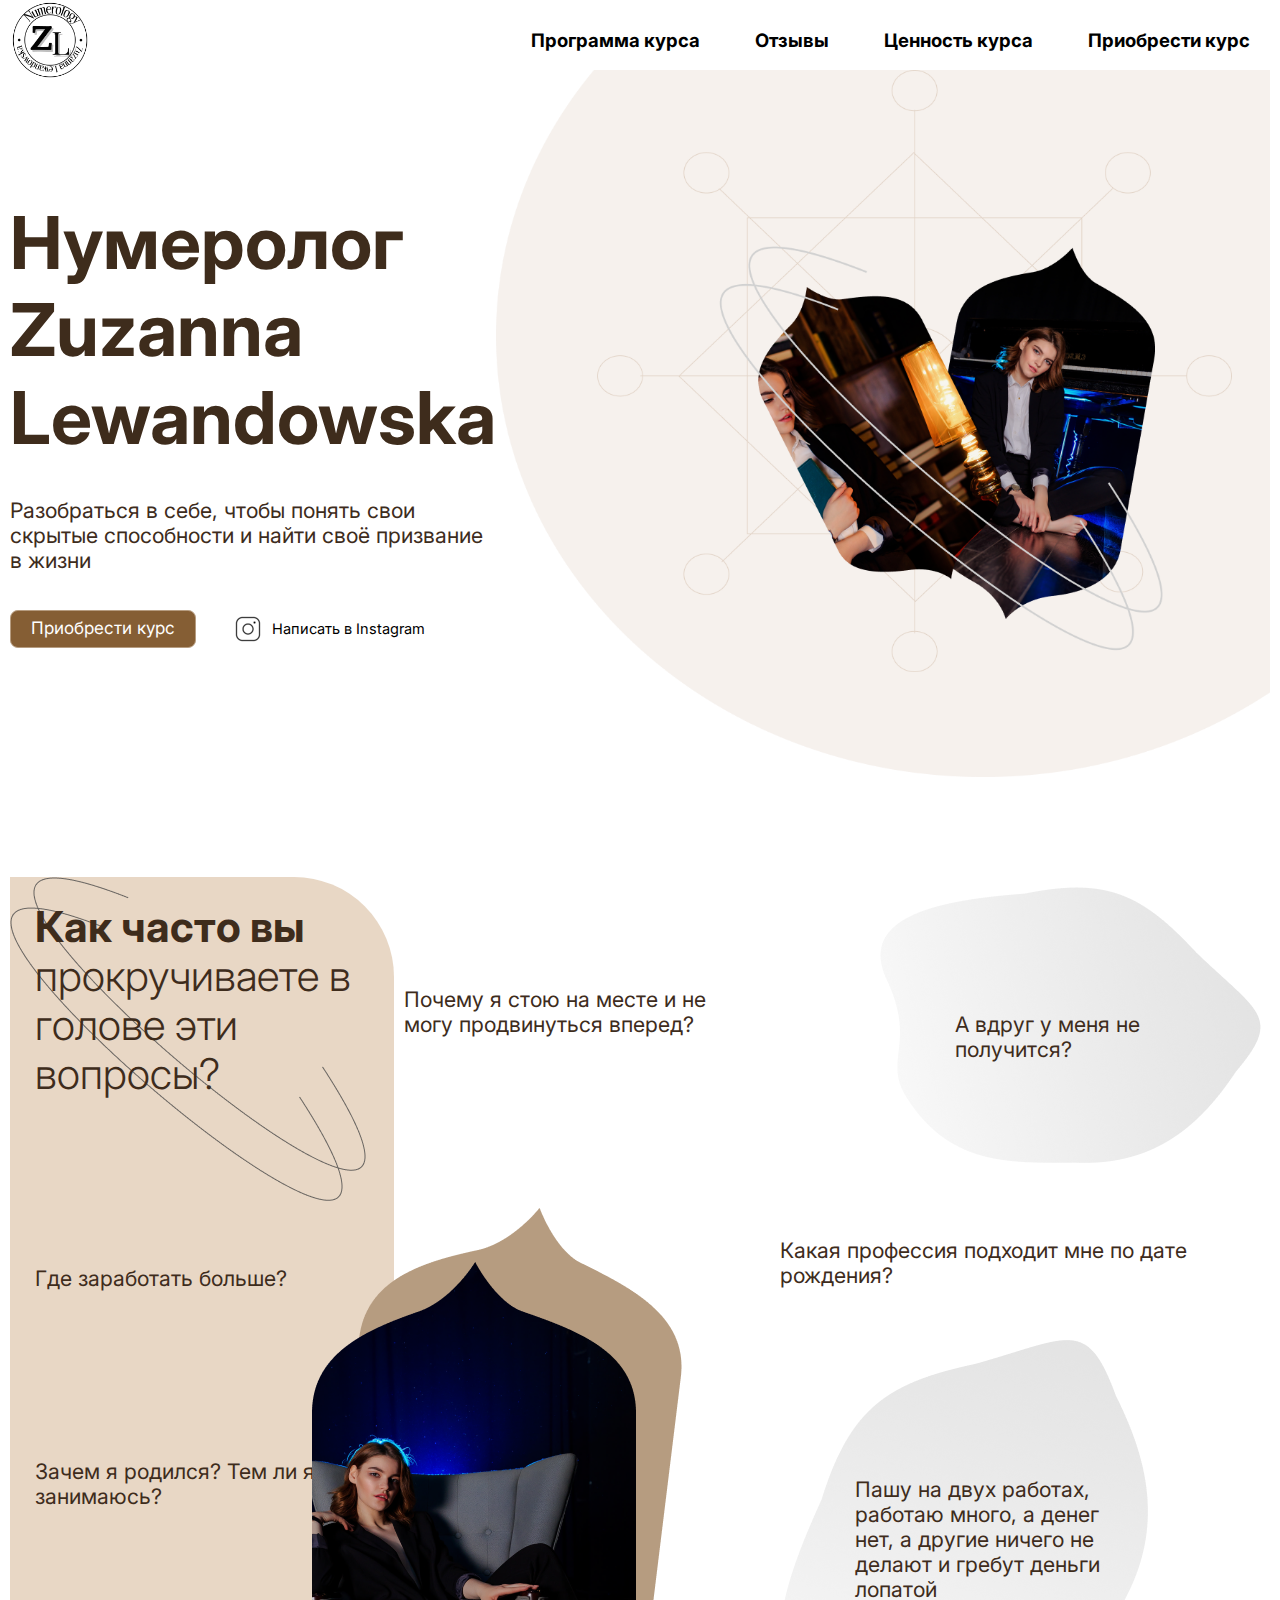
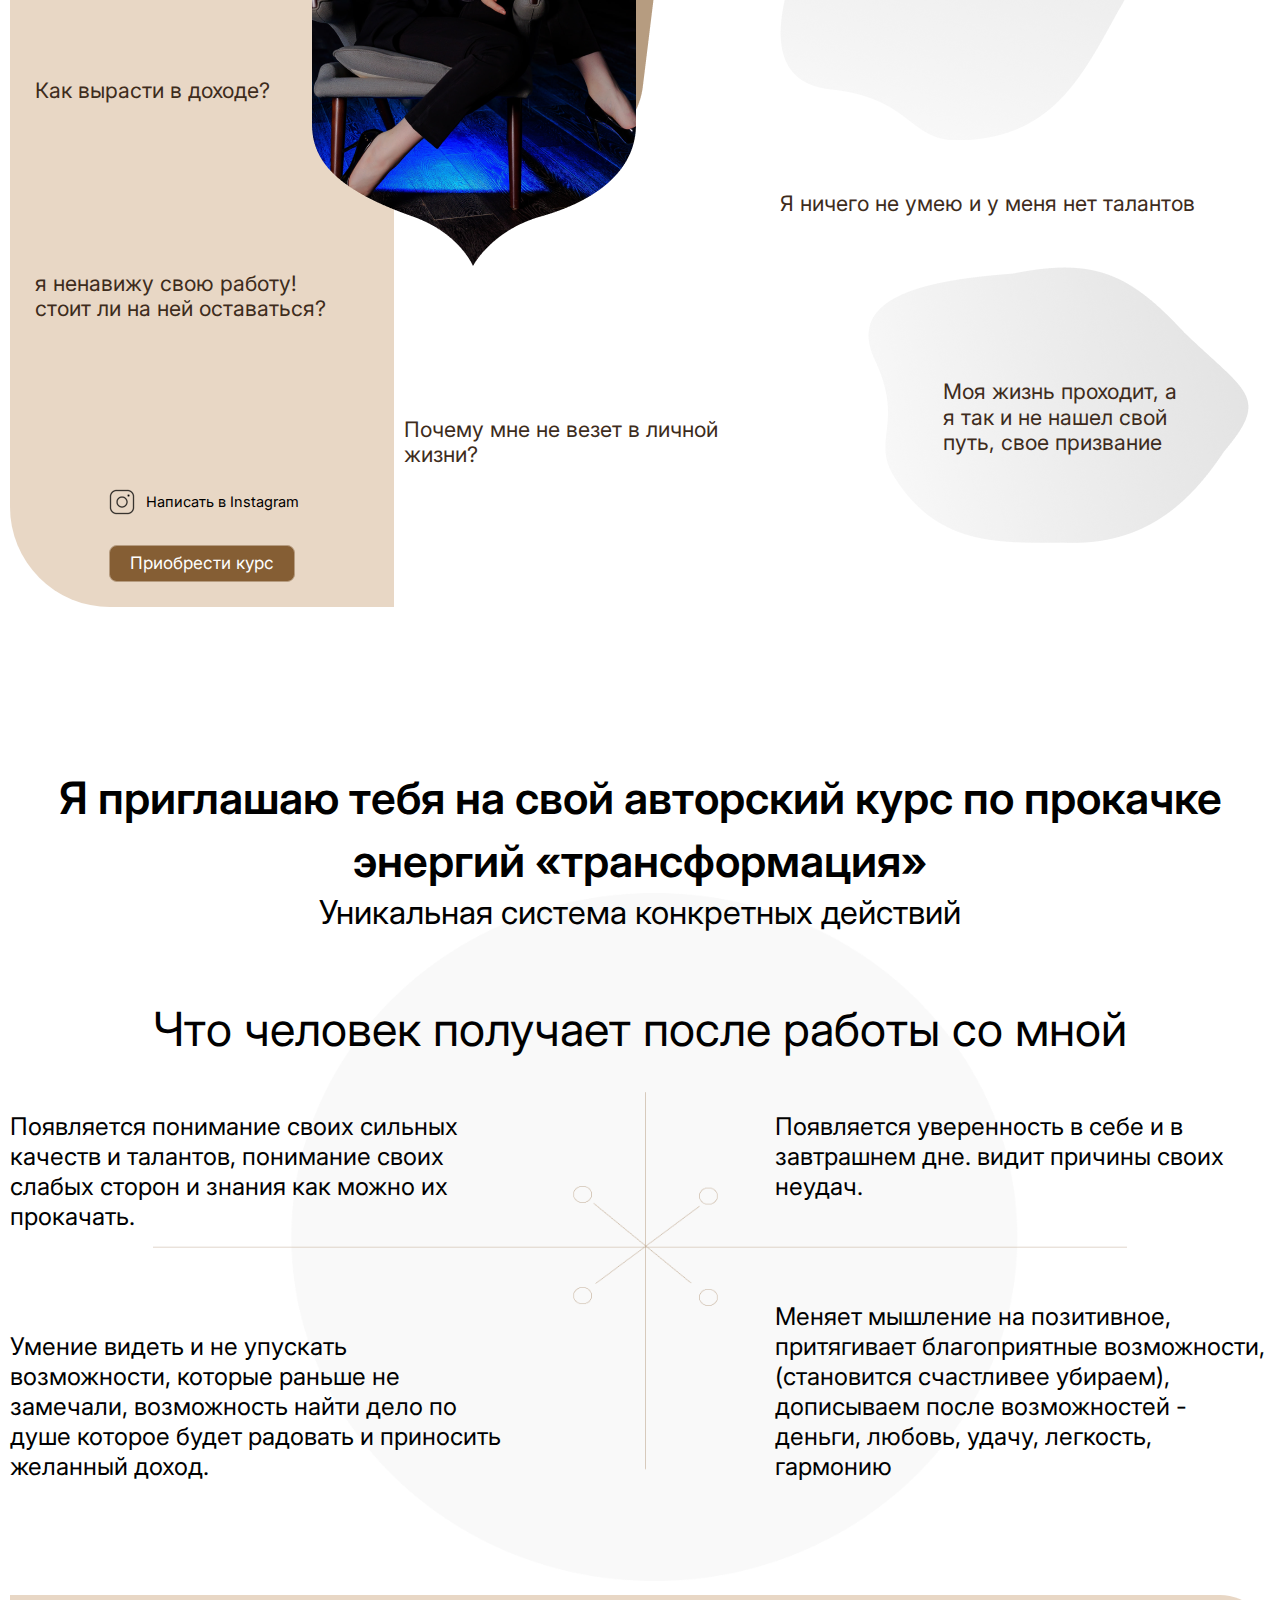
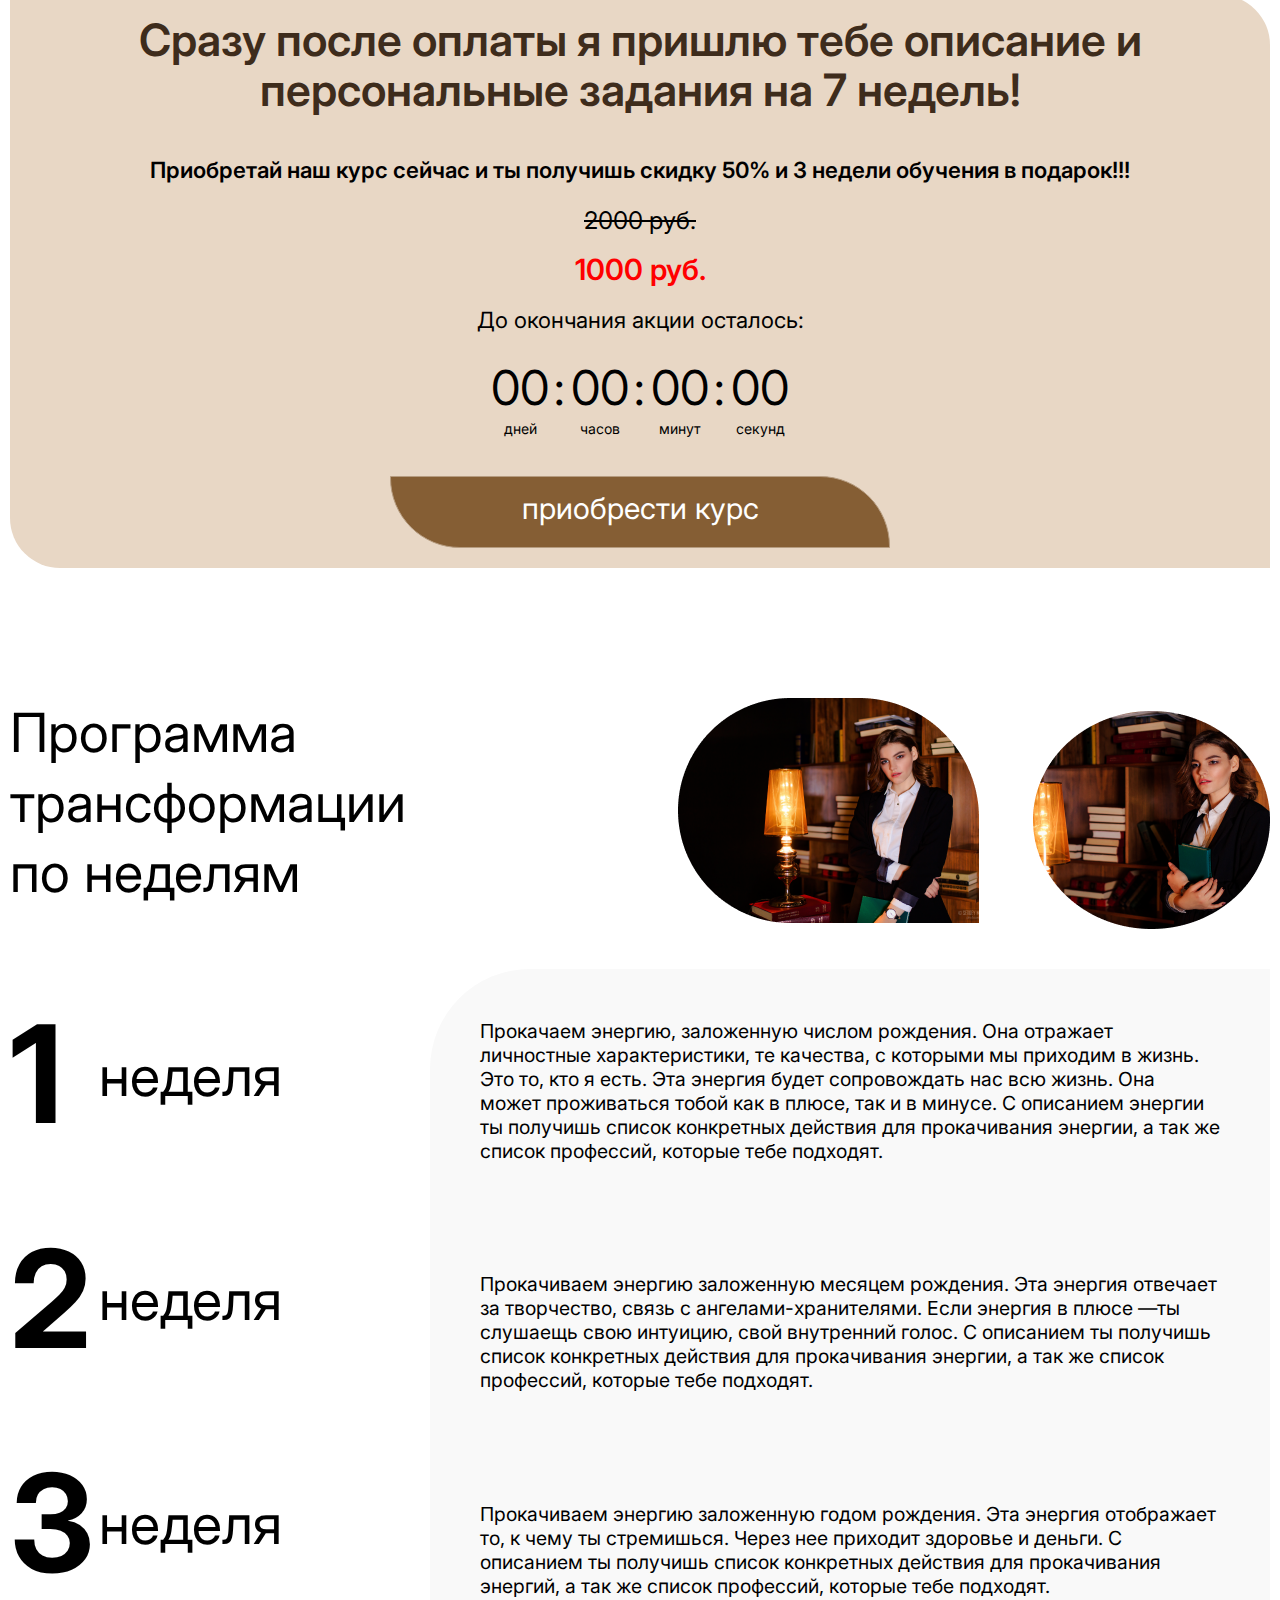
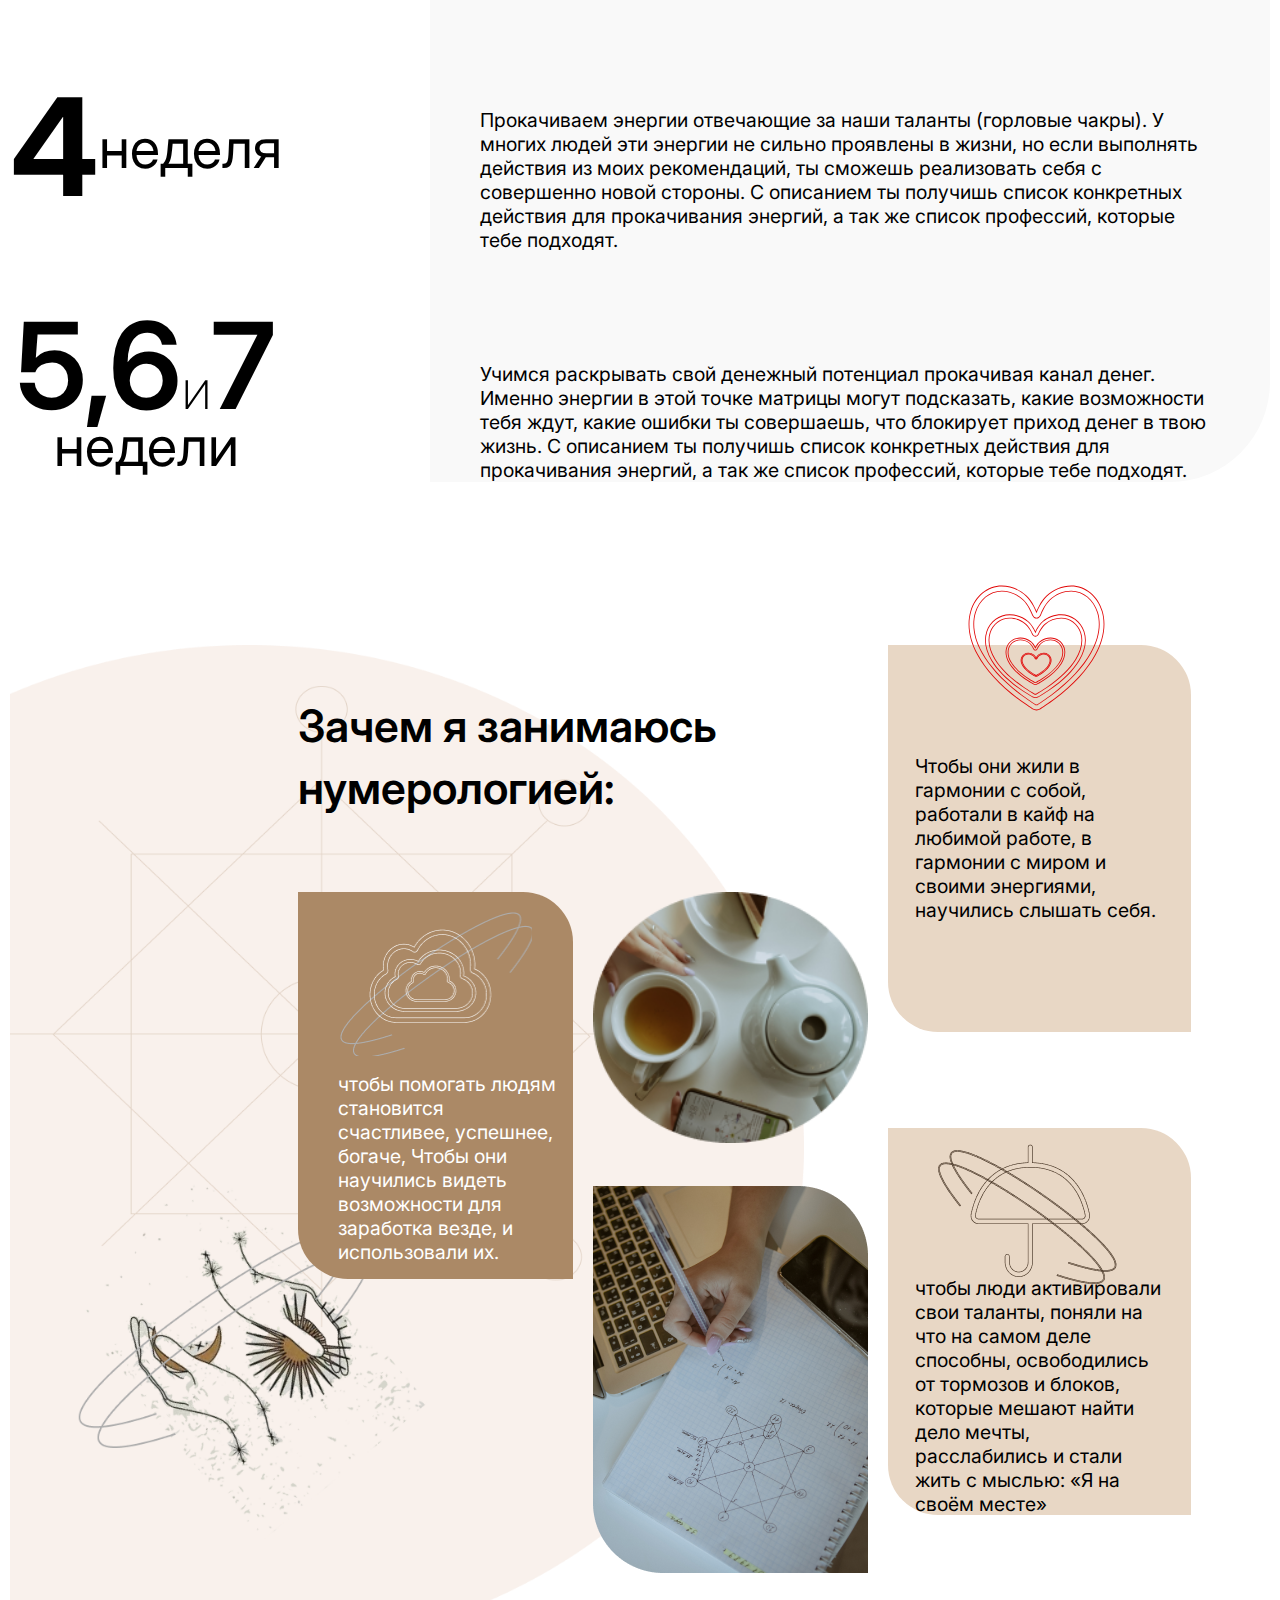
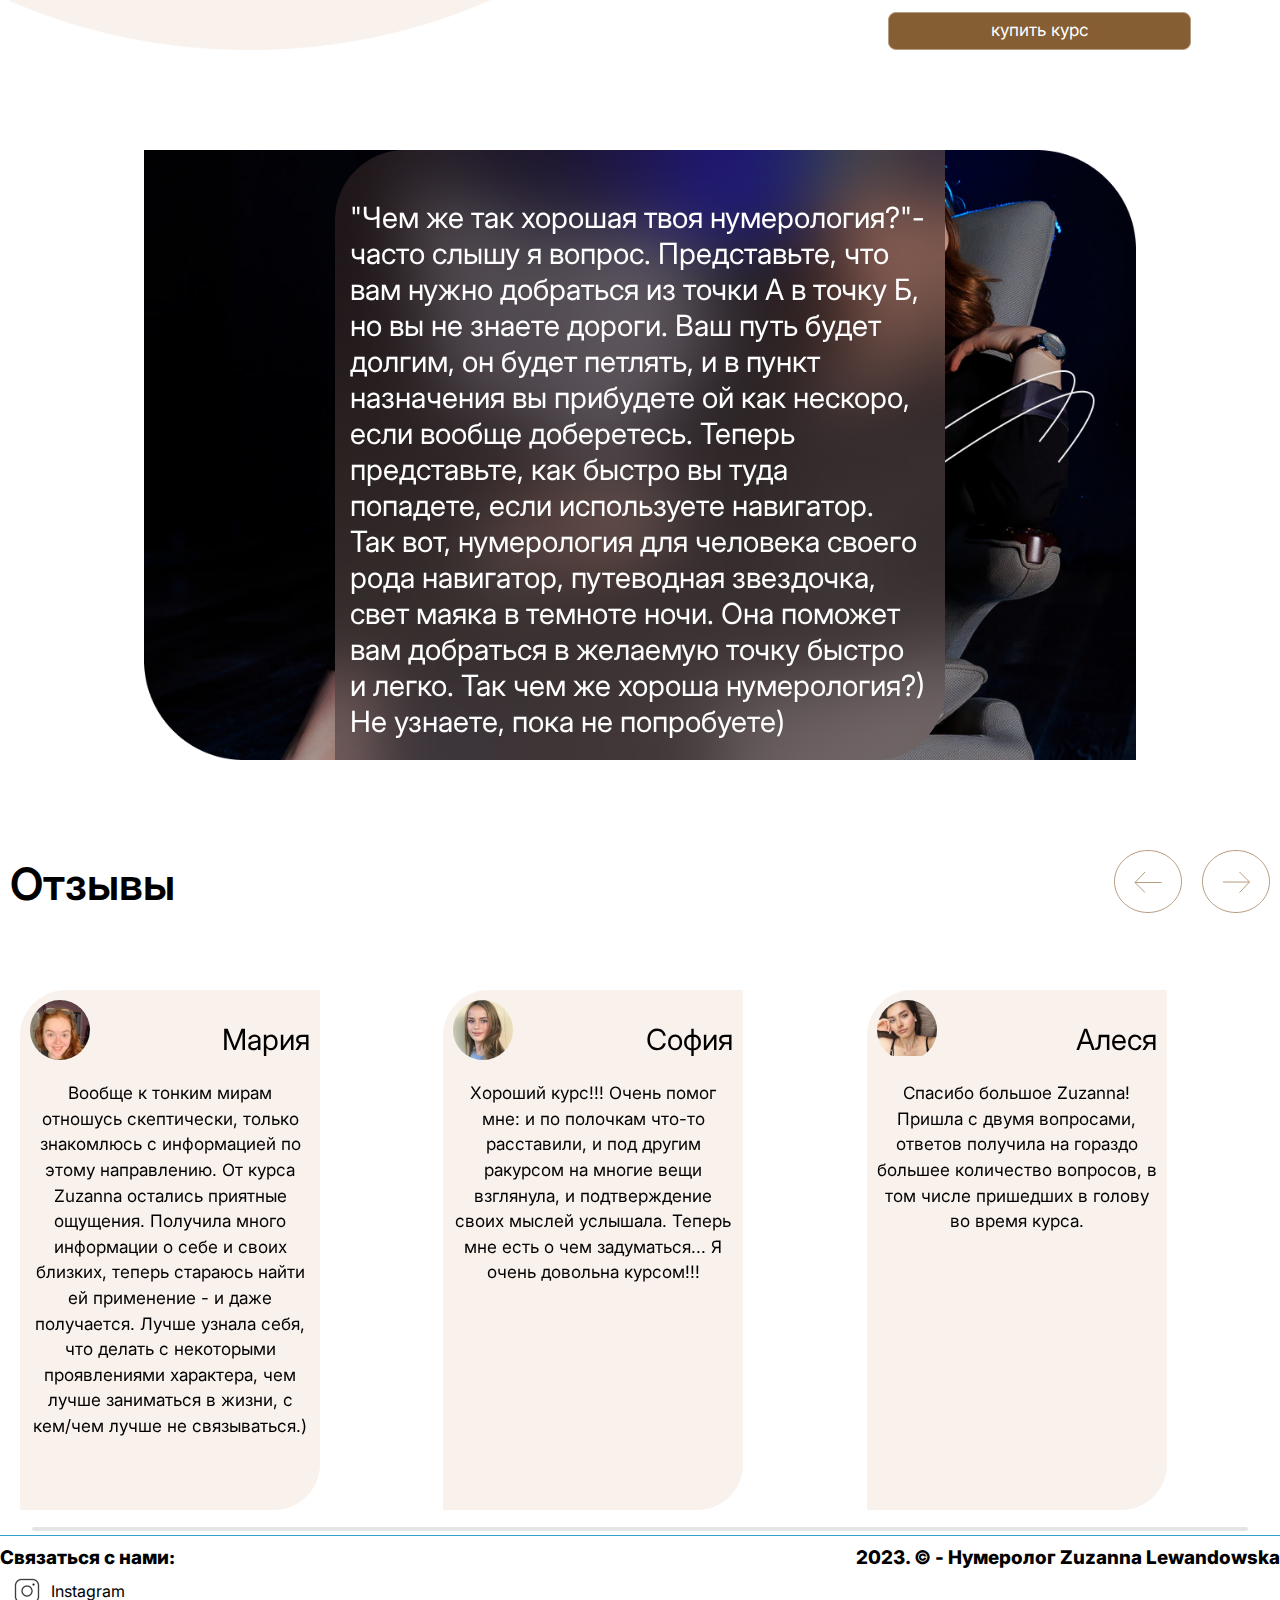
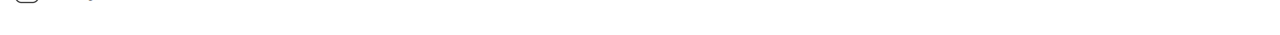
<file: index.html>
<!DOCTYPE html>
<html lang="ru">

<head>
	<meta charset="UTF-8">
	<meta http-equiv="X-UA-Compatible" content="IE=edge">
	<meta name="viewport" content="width=device-width, initial-scale=1.0">
	<link rel="stylesheet" href="https://cdn.jsdelivr.net/npm/swiper@9/swiper-bundle.min.css" />
	<link rel="stylesheet" href="./css/style.css">
	<link rel="stylesheet" href="./css/media.css">
	<link rel="preconnect" href="https://fonts.googleapis.com">
	<link rel="preconnect" href="https://fonts.gstatic.com" crossorigin>
	<link href="https://fonts.googleapis.com/css2?family=Inter:wght@100;200;300;400;500;600;700;800;900&display=swap"
		rel="stylesheet">
	<title>Нумеролог</title>
</head>

<body>
	<div class="wrapper">
		<header class="header">
			<div class="header__container">

				<nav class="navbar">
					<div class="container__nav">
						<div class="navbar__wrap">
							<div class="hamb">
								<div class="hamb__field" id="hamb">
									<span class="bar"></span>
									<span class="bar"></span>
									<span class="bar"></span>
								</div>
							</div>
							<div class="header__logo">
								<a href="#" class="logo" id="logo"><img src="./img/logo.png" alt="#"></a>
							</div>

							<ul class="menu" id="menu">

								<li class="navigation__item"><a href="#sours">Программа курса</a></li>

								<li class="navigation__item"><a href="#otzivy">Отзывы</a></li>

								<li class="navigation__item"><a href="#plusi">Ценность курса</a></li>

								<li class="navigation__item"><a href="#sould">Приобрести курс</a></li>

							</ul>


						</div>

					</div>
				</nav>
				<div class="popup" id="popup"></div>
				<div class="header__line"></div>


			</div>
		</header>
		<main class="main">
			<div class="container">
				<section class="name">

					<div class="name__info">
						<h1 class="name__info-title">Нумеролог Zuzanna Lewandowska</h1>
						<p class="name__info-text">Разобраться в себе, чтобы понять свои скрытые способности и найти
							своё призвание в жизни</p>
						<ul class="name__btn-box">
							<li class="sale__btn"><a href="#sould" class="sale__btn-link">Приобрести курс</a></li>
							<li class="btn__text"><a
									href="https://instagram.com/zuzanna_numerolog?igshid=MzNlNGNkZWQ4Mg=="
									class="text__item">Написать в Instagram</a></li>
						</ul>
					</div>
					<div class="name__foto">
						<div class="name__foto-box">
							<img src="./img/Foto 1.png" alt="nomerolog__foto">
						</div>
					</div>

				</section>
				<button onclick="topFunction()" id="myBtn" title="Go to top">Top</button>
				<section class="question">
					<div class="question__box left">
						<ul class="question__asside">
							<li class="asside__title"><span class="asside__title-bold">Как часто вы </span>прокручиваете
								в голове эти вопросы?</li>
							<li class="asside__item asside__item-colomnleft">Где заработать больше?</li>
							<li class="asside__item asside__item-colomnleft">Зачем я родился?
								Тем ли я занимаюсь?</li>
							<li class="asside__item asside__item-colomnleft">Как вырасти в доходе?
							</li>
							<li class="asside__item asside__item-colomnleft">я ненавижу свою работу! <br> стоит ли на
								ней оставаться?
							</li>
							<div class="asside__item-box">
								<div class="btn__text ">
									<a href="https://instagram.com/zuzanna_numerolog?igshid=MzNlNGNkZWQ4Mg=="
										class="text__item">Написать в Instagram</a>
								</div>
								<div class="sale__btn sale__btn-two"><a href="#sould" class="sale__btn-link">Приобрести курс</a>
								</div>
							</div>
						</ul>
					</div>
					<div class="question__box">
						<ul class="question__asside">
							<li class="asside__item asside__item-top">Почему я стою на месте и не могу продвинуться
								вперед?
							</li>
							<li class="asside__item question__foto-box"><img src="./img/Foto 2.png" alt="foto2"></li>
							<li class="asside__item asside__item-down">Почему мне не везет в личной жизни?
							</li>

						</ul>
					</div>
					<div class="question__box right">
						<ul class="question__asside">

							<li class="asside__item asside__item-left1"><span>А вдруг у меня
									не получится?</span>
							</li>
							<li class="asside__item asside__item-right">Какая профессия подходит мне по дате рождения?
							</li>
							<li class="asside__item asside__item-left2"><span> Пашу на двух работах, работаю много, а
									денег
									нет, а другие ничего
									не делают и гребут деньги лопатой</span>

							</li>
							<li class="asside__item asside__item-right">Я ничего не умею и у меня нет талантов

							</li>
							<li class="asside__item asside__item-left3"><span>Моя жизнь проходит,
									а я так и не нашел свой
									путь, свое призвание
								</span>

							</li>
						</ul>
					</div>
				</section>
				<section class="transformation">
					<div class="big__title">
						<h2 class="big__title-item">Я приглашаю тебя на свой авторский курс
							по прокачке энергий «трансформация»</h2>
					</div>
					<div class="transformation__asside">
						<div class="transformation__title">
							<h3 class="transformation__title-one">Уникальная система конкретных действий</h3>
							<h2 id="plusi" class="transformation__title-two">Что человек получает после работы со мной
							</h2>
						</div>
						<div class="transformation__box">
							<div class="transformation__content">
								<p class="transformation__content-text">Появляется понимание своих сильных качеств и
									талантов, понимание своих слабых сторон и знания как можно их прокачать.</p>
								<p class="transformation__content-text">Умение видеть и не упускать возможности, которые
									раньше не замечали, возможность найти дело по душе которое будет радовать и
									приносить желанный доход.</p>
							</div>
							<div class="transformation__content">
								<p class="transformation__content-text">Появляется уверенность в себе и в завтрашнем
									дне. видит причины своих неудач.</p>
								<p class="transformation__content-text">Меняет мышление на позитивное, притягивает
									благоприятные возможности, (становится счастливее убираем), дописываем после
									возможностей - деньги, любовь, удачу, легкость, гармонию</p>
							</div>
						</div>

					</div>
				</section>
				<section id="sould" class="program">
					<div class="big__title big__title-three">
						<h2 class="big__title-item big__title-item-sale">Сразу после оплаты я пришлю тебе
							описание
							и персональные задания на 7 недель!
						</h2>
						<ul class="program__sould">
							<li class="program__sould-text">Приобретай наш курс сейчас и ты получишь скидку 50% и 3 недели обучения в подарок!!!</li>
							<li class="program__sould-action">2000 руб.</li>
							<li class="program__sould-action red">1000 руб.</li>
							<li class="program__sould-info">До окончания акции осталось:</li>
						</ul>

						<div class="timer">
							<div class="timer__items">
								<div class="timer__item timer__days">00</div>
								<div class="timer__item timer__hours">00</div>
								<div class="timer__item timer__minutes">00</div>
								<div class="timer__item timer__seconds">00</div>
							</div>
						</div>
						<div class="sale__btn sale__btn-three"><a href="#"
								class="sale__btn-link sale__btn-link-three">приобрести курс</a>
						</div>

					</div>
					<div class="program__asside">
						<div id="sours" class="program__top">
							<p class="program__top-text">Программа
								трансформации
								по неделям
							</p>
							<div class="program__top-pictures">
								<img src="./img/Foto 3.png" alt="foto3">
							</div>
						</div>
						<div id="program" class="program__content">
							<div class="column__week">
								<div class="week">
									<p class="column__week-number">1</p>
									<p class="column__week-text">неделя</p>
								</div>
								<div class="week">
									<p class="column__week-number">2</p>
									<p class="column__week-text">неделя</p>
								</div>
								<div class="week">
									<p class="column__week-number">3</p>
									<p class="column__week-text">неделя</p>
								</div>
								<div class="week">
									<p class="column__week-number">4</p>
									<p class="column__week-text">неделя</p>
								</div>
								<div class="week week__column">
									<p class="column__week-number column__week-numbersize">5,6<span>и</span>7</p>
									<p class="column__week-text">недели</p>
								</div>
							</div>
							<div class="column__info">
								<div class="column__info-box">
									<div class="week none">
										<p class="column__week-number">1</p>
										<p class="column__week-text">неделя</p>
									</div>
									<p class="column__info-text">Прокачаем энергию, заложенную числом рождения. Она
										отражает
										личностные характеристики, те качества, с которыми мы приходим в жизнь. Это то,
										кто
										я есть. Эта энергия будет сопровождать нас всю жизнь. Она может проживаться
										тобой
										как в плюсе, так и в минусе.
										С описанием энергии ты получишь список конкретных действия для прокачивания
										энергии,
										а так же список профессий, которые тебе подходят.
									</p>
								</div>
								<div class="column__info-box">
									<div class="week none">
										<p class="column__week-number">2</p>
										<p class="column__week-text">неделя</p>
									</div>
									<p class="column__info-text">
										Прокачиваем энергию заложенную месяцем рождения. Эта энергия отвечает за
										творчество,
										связь с ангелами-хранителями. Если энергия в плюсе —ты слушаещь свою интуицию,
										свой
										внутренний голос.
										С описанием ты получишь список конкретных действия для прокачивания энергии, а
										так
										же список профессий, которые тебе подходят.

									</p>
								</div>
								<div class="column__info-box">
									<div class="week none">
										<p class="column__week-number">3</p>
										<p class="column__week-text">неделя</p>
									</div>
									<p class="column__info-text">
										Прокачиваем энергию заложенную годом рождения. Эта энергия отображает то, к чему
										ты
										стремишься. Через нее приходит здоровье и деньги.
										С описанием ты получишь список конкретных действия для прокачивания энергий, а
										так
										же список профессий, которые тебе подходят.

									</p>
								</div>
								<div class="column__info-box">
									<div class="week none">
										<p class="column__week-number">4</p>
										<p class="column__week-text">неделя</p>
									</div>
									<p class="column__info-text">
										Прокачиваем энергии отвечающие за наши таланты (горловые чакры). У многих людей
										эти
										энергии не сильно проявлены в жизни, но если выполнять действия из моих
										рекомендаций, ты сможешь реализовать себя с совершенно новой стороны.
										С описанием ты получишь список конкретных действия для прокачивания энергий, а
										так
										же список профессий, которые тебе подходят.

									</p>
								</div>
								<div class="column__info-box">
									<div class="week none">
										<p class="column__week-number">5,6<span>и</span>7</p>
										<p class="column__week-text">неделя</p>
									</div>
									<p class="column__info-text">
										Учимся раскрывать свой денежный потенциал прокачивая канал денег. Именно энергии
										в
										этой точке матрицы могут подсказать, какие возможности тебя ждут, какие ошибки
										ты
										совершаешь, что блокирует приход денег в твою жизнь.
										С описанием ты получишь список конкретных действия для прокачивания энергий, а
										так
										же список профессий, которые тебе подходят.
									</p>
								</div>
							</div>
						</div>
					</div>

				</section>
				<section class="help">
					<div class="help__container">
						<div class="help__left">
							<div class="big__title big__title-five">
								<h2 class="big__title-item title__item-five">Зачем я занимаюсь
									нумерологией:</h2>
							</div>
							<div class="help__left-info">
								<div class="help__left-item">
									<p class="help__left-text">чтобы помогать людям становится счастливее, успешнее,
										богаче, Чтобы они научились
										видеть возможности для заработка везде, и использовали их.
									</p>
								</div>
								<div class="help__left-pictures">
									<img src="./img/Foto 4.png" alt="img_top">
									<img src="./img/Foto 5.png" alt="img_down">
								</div>
							</div>
						</div>
						<div class="help__right">
							<div class="help__right-info">
								<p class="help__right-text">Чтобы они жили в гармонии с собой, работали в кайф на
									любимой работе,
									в гармонии с миром и своими энергиями, научились слышать себя.</p>
							</div>
							<div class="help__right-info right__info-two">
								<p class="help__right-text text__two">чтобы люди активировали свои таланты, поняли на
									что на самом
									деле способны, освободились от тормозов и блоков, которые мешают найти дело мечты,
									расслабились и стали жить с мыслью:
									«Я на своём месте»</p>
							</div>
							<div class="sale__btn sale__btn-for"><a href="#" class="sale__btn-link">купить курс</a>
							</div>
						</div>
					</div>
				</section>
				<section class="advantage">
					<div class="advantage__container">
						<div class="adventage__content">
							<p class="adventage__content-text">
								"Чем же так хорошая твоя нумерология?"-часто слышу я вопрос.
								Представьте, что вам нужно добраться из точки А в точку Б, но вы не знаете дороги. Ваш
								путь будет долгим, он будет петлять, и в пункт назначения вы прибудете ой как нескоро,
								если вообще доберетесь. Теперь представьте, как быстро вы туда попадете, если
								используете навигатор. Так вот, нумерология для человека своего рода навигатор,
								путеводная звездочка, свет маяка в темноте ночи. Она поможет вам добраться в желаемую
								точку быстро и легко.
								Так чем же хороша нумерология?) Не узнаете, пока не попробуете)
							</p>
						</div>
					</div>
				</section>
				<section id="otzivy" class="slider anchor-4">
					<div class="big__title big__title-swiper">
						<h2 class="big__title-item">Отзывы</h2>
						<!-- If we need navigation buttons -->
						<div class="swiper-button-box">
							<div class="swiper-button-left"><svg width="68" height="63" viewBox="0 0 68 63" fill="none"
									xmlns="http://www.w3.org/2000/svg">
									<path
										d="M67.5 31.5C67.5 48.5856 52.5382 62.5 34 62.5C15.4618 62.5 0.5 48.5856 0.5 31.5C0.5 14.4144 15.4618 0.5 34 0.5C52.5382 0.5 67.5 14.4144 67.5 31.5Z"
										stroke="#B69C80" />
									<path d="M47.5 32.5H21M21 32.5L31 42.5M21 32.5L31 22" stroke="#B69C80" />
								</svg>
							</div>
							<div class="swiper-button-right"><svg width="68" height="63" viewBox="0 0 68 63" fill="none"
									xmlns="http://www.w3.org/2000/svg">
									<path
										d="M67.5 31.5C67.5 48.5856 52.5382 62.5 34 62.5C15.4618 62.5 0.5 48.5856 0.5 31.5C0.5 14.4144 15.4618 0.5 34 0.5C52.5382 0.5 67.5 14.4144 67.5 31.5Z"
										stroke="#B69C80" />
									<path d="M21 32H47.5M47.5 32L37.5 22M47.5 32L37.5 42.5" stroke="#B69C80" />
								</svg>
							</div>
						</div>
					</div>
					<!-- Slider main container -->
					<div class="swiper">
						<!-- Additional required wrapper -->
						<div class="swiper-wrapper">
							<!-- Slides -->
							<div class="swiper-slide">
								<div class="swiper-slide-item">
									<div class="name__box"><p class="name__box-foto"><img src="./img/otzivy/foto1.jpg" alt="foto"></p> <span class="name__box-info">Мария</span></div>
									<div class="text__box">Вообще к тонким мирам отношусь скептически, только знакомлюсь с информацией по этому направлению. От курса Zuzanna остались приятные ощущения. Получила много информации о себе и своих близких, теперь стараюсь найти ей применение - и даже получается. Лучше узнала себя, что делать с некоторыми проявлениями характера, чем лучше заниматься в жизни, с кем/чем лучше не связываться.)</div>
								</div>
							</div>
							<div class="swiper-slide">
								<div class="swiper-slide-item">
									<div class="name__box"><p class="name__box-foto"><img src="./img/otzivy/foto2.jpg" alt="foto"></p> <span class="name__box-info">София</span></div>
									<div class="text__box">Хороший курс!!! Очень помог мне: и по полочкам что-то расставили, и под другим ракурсом на многие вещи взглянула, и подтверждение своих мыслей услышала. Теперь мне есть о чем задуматься... Я очень довольна курсом!!!</div>
								</div>
							</div>
							<div class="swiper-slide">
								<div class="swiper-slide-item">
									<div class="name__box"><p class="name__box-foto"><img src="./img/otzivy/foto3.jpg" alt="foto"></p> <span class="name__box-info">Алеся</span></div>
									<div class="text__box">Спасибо большое Zuzanna! Пришла с двумя вопросами, ответов получила на гораздо большее количество вопросов, в том числе пришедших в голову во время курса. </div>
								</div>
							</div>
							<div class="swiper-slide">
								<div class="swiper-slide-item">
									<div class="name__box"><p class="name__box-foto"><img src="./img/otzivy/foto4.jpg" alt="foto"></p> <span class="name__box-info">Ната</span></div>
									<div class="text__box">Здравствуйте! Хочу оставить свой отзыв по поводу нумеролога Сюзанны.
										Мне лично очень понравилось. Очень открытый взгляд на мир. Подсказали мне насчет важных возможностей на моём пути, и на что стоит обратить внимание. Курс дал наставления по поводу моего поведения и возможных последствий.</div>
								</div>
							</div>
							<div class="swiper-slide">
								<div class="swiper-slide-item">
									<div class="name__box"><p class="name__box-foto"><img src="./img/otzivy/foto5.jpg" alt="foto"></p> <span class="name__box-info">Александра</span></div>
									<div class="text__box">Здравствуйте,курс с Zuzanna - это нечто!!!Столько всего узнать только по полным датам рождения. Я очень благодарна за советы!Время курса пролетело!Очень многое поняла и разложила в голове по полочкам!Я поняла,что мне нужно и чем заниматься для себя,для удовольствия и естественно прибыли личной!</div>
								</div>
							</div>
							<div class="swiper-slide">
								<div class="swiper-slide-item">
									<div class="name__box"><p class="name__box-foto"><img src="./img/otzivy/foto6.jpg" alt="foto"></p> <span class="name__box-info">Елена</span></div>
									<div class="text__box">Здравствуйте, курс хороший, советую!!! Сюзанна спасибо вам за ваш труд!!!</div>
								</div>
							</div>
							<div class="swiper-slide">
								<div class="swiper-slide-item">
									<div class="name__box"><p class="name__box-foto"><img src="./img/otzivy/foto7.jpg" alt="foto"></p> <span class="name__box-info">Ира</span></div>
									<div class="text__box">Хороший курс, не дорого, стоит своих денег, девочки пройдите не пожалеете!</div>
								</div>
							</div>
							<div class="swiper-slide">
								<div class="swiper-slide-item">
									<div class="name__box"><p class="name__box-foto"><img src="./img/otzivy/foto8.jpg" alt="foto"></p> <span class="name__box-info">Галина</span></div>
									<div class="text__box">Курс хороший, и всегда можно связаться с автором в инсте, ответит на все вопросы, советую!</div>
								</div>
							</div>
							<div class="swiper-slide">
								<div class="swiper-slide-item">
									<div class="name__box"><p class="name__box-foto"><img src="./img/otzivy/foto9.jpg" alt="foto"></p> <span class="name__box-info">Светлана</span></div>
									<div class="text__box">Мне кажется, что Сюзанне в работе помогает её жизненный опыт, она производит впечатление мудрой женщины, чувствуется ее опыт работы в данной сфере. </div>
								</div>
							</div>
							<div class="swiper-slide">
								<div class="swiper-slide-item">
									<div class="name__box"><p class="name__box-foto"><img src="./img/otzivy/foto10.jpg" alt="foto"></p> <span class="name__box-info">Марина</span></div>
									<div class="text__box">Всем привет! Спасибо Сюзанне за то, что проделала такую большую работу! Советую!!!</div>
								</div>
							</div>

						</div>
						<!-- If we need pagination -->
						<div class="swiper-pagination"></div>
						<!-- If we need scrollbar -->
						<div class="swiper-scrollbar"></div>
					</div>

				</section>

			</div>
		</main>
		<footer class="footer">
			<div class="footer__asside">
				<ul class="footer__asside-info">
					<li class="footer__text">Связаться с нами:</li>
					<li class="footer__link"><a class="link__soc link__insta"
							href="https://instagram.com/zuzanna_numerolog?igshid=MzNlNGNkZWQ4Mg==">Instagram</a></li>

				</ul>
				<p class="footer__text">2023. © - Нумеролог Zuzanna Lewandowska</p>
			</div>
		</footer>
	</div>

	<script src="https://cdn.jsdelivr.net/npm/swiper@9/swiper-bundle.min.js"></script>
	<script src="./js/script.js"></script>
</body>

</html>
</file>
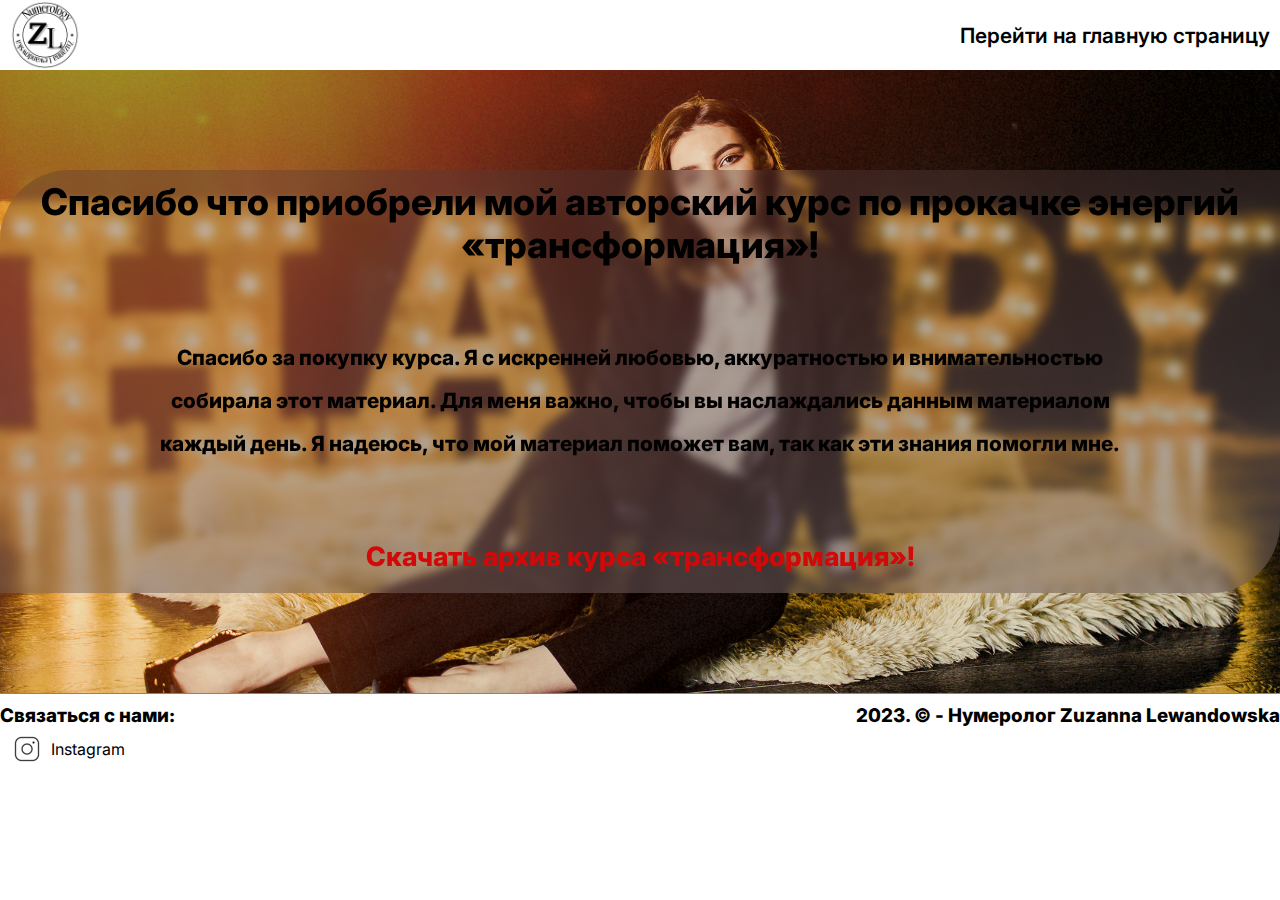
<file: page__sould.html>
<!DOCTYPE html>
<html lang="ru">

<head>
	<meta charset="UTF-8">
	<meta http-equiv="X-UA-Compatible" content="IE=edge">
	<meta name="viewport" content="width=device-width, initial-scale=1.0">
	<meta name="robots" content="noidex,follow"/>
	<link rel="stylesheet" href="https://cdn.jsdelivr.net/npm/swiper@9/swiper-bundle.min.css" />
	<link rel="stylesheet" href="./css/style.css">
	<link rel="stylesheet" href="./css/media.css">
	<link rel="preconnect" href="https://fonts.googleapis.com">
	<link rel="preconnect" href="https://fonts.gstatic.com" crossorigin>
	<link href="https://fonts.googleapis.com/css2?family=Inter:wght@100;200;300;400;500;600;700;800;900&display=swap"
		rel="stylesheet">
	<title>Скачать курс</title>
</head>

<body>
	<div class="wrapper">

		<header class="header">
			<div class="header__container">

				<nav class="navbar">
					<div class="container__nav">
						<div class="navbar__wrap">

							<div class="header__logo page__logo">
								<a href="./index.html" class="logo" id="logo"><img src="./img/logo.png" alt="#"></a>
							</div>

							<div class="header__item"><a href="./index.html">Перейти на главную страницу</a></div>

						</div>

					</div>
				</nav>
				<div class="popup" id="popup"></div>
				<div class="header__line"></div>


			</div>
		</header>
		<main class="main">
			
				<section class="download">
					<div class="download__content">
						<H1 class="download__title">Спасибо что приобрели мой авторский курс по прокачке энергий «трансформация»!</H1>
						<p class="download__info">
							Спасибо за покупку курса. Я с искренней любовью, аккуратностью и внимательностью собирала этот материал. Для меня важно, чтобы вы наслаждались данным материалом каждый день. Я надеюсь, что мой материал поможет вам, так как эти знания помогли мне.</p>
						<div class="download__arhiv"> <a href="./documenty/Авторский курс по прокачке энергий «трансформация»!.zip">Скачать архив курса «трансформация»!</a></div>
					</div>
				</section>


			
		</main>
		<footer class="footer">
			
				<div class="footer__asside">
					<ul class="footer__asside-info">
						<li class="footer__text">Связаться с нами:</li>
						<li class="footer__link"><a class="link__soc link__insta"
								href="https://instagram.com/zuzanna_numerolog?igshid=MzNlNGNkZWQ4Mg==">Instagram</a>
						</li>

					</ul>
					<p class="footer__text">2023. © - Нумеролог Zuzanna Lewandowska</p>
				</div>
			
		</footer>
	</div>


	<script src="./js/script.js"></script>
</body>

</html>
</file>
<file: css/style.css>
/*Обнуление*/
* {
    padding: 0;
    margin: 0;
    border: 0;
}

*,
*:before,
*:after {
    -moz-box-sizing: border-box;
    -webkit-box-sizing: border-box;
    box-sizing: border-box;
}

:focus,
:active {
    outline: none;
}

a:focus,
a:active {
    outline: none;
}

nav,
footer,
header,
aside {
    display: block;
}

html,
body {

    font-family: 'Inter', sans-serif;
    height: 100%;
    width: 100%;
    font-size: 100%;
    line-height: 160%;
    font-size: 16px;
    -ms-text-size-adjust: 100%;
    -moz-text-size-adjust: 100%;
    -webkit-text-size-adjust: 100%;

}

input,
button,
textarea {
    font-family: inherit;

}

input::-ms-clear {
    display: none;

}

button {
    cursor: pointer;

}

button::-moz-focus-inner {
    padding: 0;
    border: 0;
}

a,
a:visited {
    text-decoration: none;
}

a:hover {
    text-decoration: none;
}

ul li {
    list-style: none;

}

img {
    vertical-align: top;
    max-width: 100%;

}

h1,
h2,
h3,
h4,
h5,
h6 {
    font-size: inherit;

}

html {
  scroll-behavior: smooth;
}

/*--------------------*/

.container {
    max-width: 1440px;
    margin: 0 auto;
    overflow: hidden;
    padding: 0px 10px 0px 10px;
}

/*---------Шапка-----------*/
.header {
    max-width: 100%;
    height: 70px;
}

.header__container {
    max-width: 1440px;
    margin: 0 auto;
    padding: 0px 10px 0px 10px;
}
.header__logo {
    flex: 0 0 80px;
    border-radius: 50%;
    overflow: hidden;
    display: block;

}
.logo img {
    max-width: 100%;
    border-radius: 50%;
  -webkit-transition: -webkit-transform 1.8s ease-in-out;
          transition:         transform 1.8s ease-in-out;
}
.logo img:hover {
    -webkit-transform: rotate(360deg);
          transform: rotate(360deg);
}

.navbar {
	width: 100%;
  }

.navbar__wrap {
	display: flex;
	justify-content: space-between;
	height: 100%;
	align-items: center;
	margin: 0 auto;
}

.hamb {
	display: none;
}

.popup {
	display: none;
}

.menu {
	display: flex;
	gap: 15px;
	align-items: center;
}

.menu>li>a {
	text-decoration: none;
}

.navbar__wrap .menu {
	display: flex;
}

.navbar__wrap .menu>li {
	display: flex;
	align-items: stretch;
}

.navbar__wrap .menu>li>a {
	display: flex;
	align-items: center;
	padding: 0 20px;
	font-size: 18.5848px;
    line-height: 23px;
    color: #000000;
}

.navbar__wrap .menu>li>a:hover {
	text-decoration: underline;
}


.navigation__item {
	font-style: normal;
	font-weight: 700;
	font-size: calc(14px + 4 * (100vw / 1920));
	line-height: 18px;
	color: #EEEEEE;

}

.navigation__item:hover {
	color: hsl(180, 2%, 45%);
	transition: 0.3s;

}

/*---------Контент-----------*/



.main {}

.name {
    display: flex;
    justify-content: space-between;
    align-items: center;
   
}

.name__info {
    display: flex;
    flex-direction: column;
    gap: calc(15px + 25 * ((100vw - 320px) / (1440 - 320)));
    position: relative;
    
}

.name__info-title {
    max-width: 567px;
    font-size: calc(30px + 50 * ((100vw - 320px) / (1440 - 320)));
    line-height: calc(30px + 67 * ((100vw - 320px) / (1440 - 320)));
    color: #3E2C1C;

}

.name__info-text {
    max-width: 567px;
    font-weight: 400;
    font-size: calc(18px + 4 * ((100vw - 320px) / (1440 - 320)));
    line-height: calc(15px + 12 * ((100vw - 320px) / (1440 - 320)));
    ;
    color: #3E2C1C;
}

.name__btn-box {
    display: flex;
    gap: calc(10px + 30 * ((100vw - 320px) / (1440 - 320)));
    align-items: center;

}

.btn__text {
    position: relative;
    padding-left: 40px;

}

.btn__text::before {
    content: '';
    position: absolute;
    background-image: url(../img/instagram-32.png);
    background-repeat: no-repeat;
    width: 32px;
    height: 32px;
    top: 50%;
    transform: translateY(-50%);
    left: 0;
    display: block;
}

.text__item {
    font-weight: 400;
    font-size: calc(12px + 3 * ((100vw - 320px) / (1440 - 320)));
    line-height: 18px;
    color: #000000;
}

.text__item:hover {
    text-decoration: underline;

}

.name__foto {
    min-width: 500px;

}

.name__foto-box img {
    max-width: 100%;
}
.sale__btn {
    background: #855E34;
    border: 0.866742px solid #B69C80;
    border-radius: 7.80068px;
    padding: 5px 20px;

    text-align: center;

}

.sale__btn:hover {
    background: hsl(35, 33%, 40%);
    
}

.sale__btn-two {

    margin-top: 30px;
}

.sale__btn-link {
    font-weight: 400;
    font-size: calc(12px + 6 * ((100vw - 320px) / (1440 - 320)));
    line-height: 22px;
    color: #FFFFFF;

}


/*---------section2-----------*/

.question {
    padding-top: calc(15px + 100 * ((100vw - 320px) / (1440 - 320)));
    display: flex;

}


.question__box {}

.left {
    background: #E8D7C5;
    border-radius: 0px 100px;
    background-image: url(../img/section2decor.png);
    background-repeat: no-repeat;
    padding: 15px;
}

.question__asside {
    max-width: 500px;
    display: flex;
    flex-direction: column;
    justify-content: space-between;
    padding: 10px 10px;
    height: 1300px;
}

.asside__title {
    font-weight: 300;
    font-size: calc(32px + 12 * ((100vw - 320px) / (1440 - 320)));
    line-height: calc(22px + 31 * ((100vw - 320px) / (1440 - 320)));
    color: #3E2C1C;
    max-width: 451px;

}

.asside__title-bold {
    font-weight: 700;
    font-size: calc(34px + 10 * ((100vw - 320px) / (1440 - 320)));
    line-height: calc(33px + 20 * ((100vw - 320px) / (1440 - 320)));
    color: #3E2C1C;


}

.asside__item {
    font-weight: 400;
    font-size: calc(18px + 4 * ((100vw - 320px) / (1440 - 320)));
    line-height: calc(20px + 6 * ((100vw - 320px) / (1440 - 320)));
    color: #3E2C1C;

}

.asside__item span {
    max-width: 250px;
}

.asside__item-left1 {
    display: flex;
    justify-content: center;
    align-items: center;
    width: 400px;
    height: 300px;
    background-repeat: no-repeat;
    margin-left: 100px;
    background-image: url("[data-uri]");
}

.asside__item-left2 {
    display: flex;
    justify-content: center;
    align-items: center;
    width: 400px;
    height: 400px;
    background-repeat: no-repeat;
    margin-right: 150px;
    background-image: url("[data-uri]");

}

.asside__item-left3 {
    display: flex;
    justify-content: center;
    align-items: center;
    width: 400px;
    height: 300px;
    background-repeat: no-repeat;
    margin-left: 88px;
    background-image: url("[data-uri]");

}

.asside__item-box {
    margin: 0 auto;
    display: flex;
    flex-direction: column;
    justify-content: center;
    align-items: center;
}

.asside__item-colomnleft {
    max-width: 350px;
}

.asside__item-top {
    margin-top: 100px;
}

.asside__item-down {
    margin-bottom: 100px;
}

.btn__text-two::before {
    top: -20px;
    left: 150px;

}

.question__foto-box {
    margin-left: -100px;
}

/*---------section3-----------*/
.transformation {
    margin-top: 160px;
    margin-bottom: 14px;
}

.big__title {
    text-align: center;

}

.big__title-item {
    font-weight: 600;
    font-size: calc(24px + 24 * ((100vw - 320px) / (1440 - 320)));
    line-height: calc(20px + 50 * ((100vw - 320px) / (1440 - 320)));
    text-align: center;
    color: #000000;
}

.big__title-item-sale {
    color: #3E2C1C;
    line-height: 50px;
}

.transformation__asside {
    background: url(../img/section3__bg.png);
    background-position: center;
    background-size: contain;
    background-repeat: no-repeat;
    max-width: 100%;
    max-height: 100%;
}

.transformation__title-one {
    text-align: center;
    font-weight: 400;
    font-size: calc(20px + 15 * ((100vw - 320px) / (1440 - 320)));
    line-height: calc(20px + 22 * ((100vw - 320px) / (1440 - 320)));
    color: #000000;
    padding-bottom: 84px;
}

.transformation__title-two {
    text-align: center;
    font-weight: 400;
    font-size: calc(30px + 20 * ((100vw - 320px) / (1440 - 320)));
    line-height: calc(20px + 40 * ((100vw - 320px) / (1440 - 320)))px;
    color: #000000;
}

.transformation__box {
    display: flex;
    justify-content: space-between;
    gap: 40px;
}

.transformation__content {
    margin-top: 70px;

}

.transformation__content-text {
    max-width: 495px;
    margin-bottom: 100px;
    font-weight: 400;
    font-size: calc(20px + 5 * ((100vw - 320px) / (1440 - 320)));
    line-height: 30px;
    color: #000000;

}

/*---------section4-----------*/
.program {}

.big__title-three {
    background: #E8D7C5;
    border-radius: 0px 50px;
    padding: 20px;
    margin-bottom: 130px;
}

.sale__btn-three {
    margin: 0 auto;
    margin-top: 50px;
    max-width: 500px;
    border-radius: 0px 70px;
    padding: 20px 0px 20px 0px;
}

.sale__btn-link-three {
    font-size: 30px;
}

.program__asside {}

.program__top {
    display: flex;
    justify-content: space-between;
}

.program__top-text {
    max-width: 442px;
    font-weight: 400;
    font-size: calc(30px + 28 * ((100vw - 320px) / (1440 - 320)));
    line-height: 70px;
    color: #000000;
}

.program__top-pictures img {
    max-width: 100%;
}

.program__content {
    display: flex;
    justify-content: space-between;
    margin-top: 40px;
}
.program__sould {
    display: flex;
    flex-direction: column;
    gap: 20px;
    padding: 40px 0px;
}
.program__sould-text {
    font-weight: 600;
    font-size: calc(18px + 5 * ((100vw - 320px) / (1440 - 320)));
    line-height: 30px;
    color: #000000;
}
.program__sould-action {
    font-weight: 400;
    font-size: calc(20px + 5 * ((100vw - 320px) / (1440 - 320)));
    line-height: 30px;
    color: #000000;
    text-decoration: line-through;
}
.red {
    font-weight: 600;
    font-size: calc(25px + 5 * ((100vw - 320px) / (1440 - 320)));
    line-height: 30px;
    color: red;
    text-decoration: none;
}
.program__sould-info {
    font-weight: 400;
    font-size: calc(18px + 5 * ((100vw - 320px) / (1440 - 320)));
    line-height: 30px;
    color: #000000;
}

.column__week {
    display: flex;
    flex-direction: column;
    justify-content: space-between;
    height: 1113px;
    max-width: 370px;
    padding: 70px 10px 0px 0px;
}

.week {
    display: flex;
    justify-content: space-between;
    align-items: center;
}

.none {
    display: none;

}

.week__column {
    display: flex;
    flex-direction: column;

}

.column__week-number {
    font-weight: 700;
    font-size: calc(50px + 100 * ((100vw - 320px) / (1440 - 320)));
    color: #000000;

}

.column__week-numbersize {
    font-weight: 600;
    font-size: 120px;
    line-height: 60px;
}

.column__week-number span {
    font-weight: 200;
    font-size: calc(30px + 30 * ((100vw - 320px) / (1440 - 320)));
    line-height: 40px;
}

.column__week-text {
    font-weight: 400;
    font-size: calc(30px + 30 * ((100vw - 320px) / (1440 - 320)));
    line-height: 73px;
    color: #000000;
}

.column__info {
    display: flex;
    flex-direction: column;
    justify-content: space-between;
    height: 1113px;
    max-width: 840px;
    background: #F9F9F9;
    border-radius: 100px 0px;
    padding: 50px 50px 0px 50px;
}

.column__info-text {
    max-width: 750px;
    font-weight: 400;
    font-size: calc(16px + 4 * ((100vw - 320px) / (1440 - 320)));
    line-height: 24px;
    color: #000000;

}

/*---------section5-----------*/
.help {
    padding-top: 163px;
}

.help__container {
    display: flex;
    background-image: url(../img/section5__bg.png);
    width: 100%;
    height: 100%;
    background-repeat: no-repeat;
    background-size: contain;
    gap: 20px;
}

.help__left {

    margin-left: calc(10px + 290* ((100vw - 320px) / (1320 - 320)));
}

.big__title-five {
    padding-bottom: 72px;
    max-width: 544px;
    padding-top: 50px;
}

.title__item-five {
    text-align: start;
}

.help__left-info {
    display: flex;
    gap: 20px;
}

.help__left-item {
    display: flex;
    justify-content: center;
    align-items: flex-end;
    width: 275px;
    height: 387px;
    background: #AB8966;
    border-radius: 0px 50px;
    position: relative;
}

.help__left-item::before {
    content: '';
    background-image: url(../img/section5decor1.png);
    background-repeat: no-repeat;
    position: absolute;
    width: 192.41px;
    height: 144.04px;
    top: 20px;
}

.help__left-text {
    padding: 171px 15px 15px 40px;
    font-weight: 400;
    font-size: calc(16px + 4* ((100vw - 320px) / (1440 - 320)));
    line-height: 24px;
    color: #FFFFFF;
}

.help__left-pictures {
    display: flex;
    flex-direction: column;
    gap: 43px;
    max-width: 275px;
}

.help__left-pictures img {
    max-width: 100%;
}

.help__right {
    display: flex;
    flex-direction: column;
    justify-content: space-between;
    height: 1005px;

}

.help__right-info {
    width: 303px;
    height: 387px;
    background: #E8D7C5;
    border-radius: 0px 50px;
    display: flex;
    justify-content: center;
    align-items: center;
    position: relative;
}

.help__right-info::before {
    content: '';
    background-image: url(../img/serdce.svg);
    background-repeat: no-repeat;
    position: absolute;
    width: 140.41px;
    height: 144.04px;
    top: -60px;
    left: 80px;
}

.right__info-two {
    position: relative;
}

.right__info-two::before {
    content: '';
    background-image: url(../img/section5decor3.png);
    background-repeat: no-repeat;
    position: absolute;
    width: 192.41px;
    height: 144.04px;
    top: 16px;
    left: 50px;
}

.help__right-text {
    font-weight: 400;
    font-size: calc(16px + 4 * ((100vw - 320px) / (1440 - 320)));
    line-height: 24px;
    color: #000000;
    max-width: 250px;
}

.text__two {
    padding-top: 148px;

}

/*---------section6-----------*/
.advantage {
    padding-top: 100px;
}

.advantage__container {
    background-image: url(../img/section6__bg.png);
    background-position: center;
    background-size: contain;
    background-repeat: no-repeat;
    max-width: 1194px;

    margin: auto;
    overflow: hidden;
}

.adventage__content {
    margin: auto;
    max-width: 610px;
    height: 100%;
    background: linear-gradient(353.07deg, rgb(116 99 99 / 52%) 10.52%, rgb(74 45 45 / 30%) 103.51%);
    backdrop-filter: blur(35px);
    border-radius: 70px 0px;
    padding: 10px 10px 15px 10px;
}

.adventage__content-text {
    font-weight: 400;
    font-size: calc(24px + 6 * ((100vw - 320px) / (1440 - 320)));
    line-height: 36px;
    margin: 0 auto;
    color: #FFFFFF;
    padding: 40px 10px 5px 5px;
}

/*---------slider----------*/
/* Slider */
.swiper {
    max-width: 1240px;
    height: 545px;
}

.swiper-wrapper {
    display: flex;
    justify-content: space-between;
}

.name__box {
    display: flex;
    justify-content: space-between;
    align-items: center;
}
.name__box-foto {
    width: 60px;
    height: 60px;
    border-radius: 50%;
    overflow: hidden;
    margin-bottom: 20px;
}
.name__box-info {
    font-weight: 400;
    font-size: calc(24px + 6 * ((100vw - 320px) / (1440 - 320)));
    line-height: 36px;

}
.text__box {
    font-size: calc(12px + 6 * ((100vw - 320px) / (1440 - 320)));
    
}

.swiper-slide-item {
    
    text-align: center;
    padding: 10px 10px;
    width: 300px;
    height: 520px;
    background: #F9F1EC;
    border-radius: 45.8804px 0px;
    position: relative;
}

.swiper-slide img {}

.big__title-swiper {
    display: flex;
    justify-content: space-between;
    align-items: center;
    margin: 0 auto;
    padding-top: 90px;
    padding-bottom: 70px;
}

.swiper-button-box {
    display: flex;
    justify-content: space-between;
    align-items: center;
    gap: 20px;
}
.swiper-button-left {
    cursor: pointer;
    filter: grayscale(0); /* Черно-белый фильтр для изображения */
    transition: 0.3s; /* Время изменения цвета изображения */
}
.swiper-button-right {
    cursor: pointer;
    filter: grayscale(0); /* Черно-белый фильтр для изображения */
    transition: 0.3s; /* Время изменения цвета изображения */
}
.swiper-button-left:hover {
    filter: grayscale(1); /* Цветное изображение при наведении */
}
.swiper-button-right:hover {
    filter: grayscale(1); /* Цветное изображение при наведении */
}

/*---------footer----------*/
.footer {
    
    border-top: 1px solid #32a1ce;
    height: 100px;
}

.footer__asside {
    height: 60px;
    max-width: 100%;
    margin: 0 auto;
    display: flex;
    flex-wrap: wrap;
    justify-content: space-between;
}

.footer__asside-info {
    display: flex;
    flex-direction: column;
    align-items: center;
    max-width: 50%;

}

.footer__text {
    font-weight: 800;
    font-size: calc(12px + 8 * ((100vw - 320px) / (1440 - 320)));
    line-height: 43px;
    color: #000000;
}

.footer__link {}

.link__insta {
    position: relative;
}

.link__insta::after {
    content: '';
    background-image: url(../img/instagram-32.png);
    width: 32px;
    height: 32px;
    top: -6px;
    left: -40px;
    position: absolute;
}

.link__tiktok {
    position: relative;
}

.link__tiktok::after {
    content: '';
    background-image: url(../img/тикток.svg);
    width: 32px;
    height: 32px;
    top: -6px;
    left: -40px;
    position: absolute;
}

.link__soc {
    color: #000000;
}

.link__soc:hover {
    text-decoration: underline;
}

#myBtn {
    display: none; 
    position: fixed; 
    bottom: 20px;
    right: 30px; 
    z-index: 99; 
    border: 1px solid #000000;
    outline: none; 
    color: rgb(0, 0, 0); 
    cursor: pointer; 
    padding: 15px; 
    border-radius: 50%;
    font-size: 18px;
    background-color: rgba(28,28,28,0);
}

#myBtn:hover {
    border: 3px solid hsl(0, 5%, 21%);
}

/*---------timer----------*/
.timer__items {
    display: flex;
    font-size: 48px;
    justify-content: center
  }
  .timer__item {
    position: relative;
    min-width: 60px;
    margin-left: 10px;
    margin-right: 10px;
    padding-bottom: 25px;
    text-align: center;
  }
  .timer__item::before {
    content: attr(data-title);
    display: block;
    position: absolute;
    left: 50%;
    top: 80%;
    transform: translateX(-50%);
    font-size: 14px;
  }
  .timer__item:not(:last-child)::after {
    content: ':';
    position: absolute;
    right: -15px;
  }
  /*---------page__sould----------*/
  .page__logo {
    flex: 0 0 70px;
        
  }
  
  .header__item a {
    font-weight: 600;
    font-size: calc(14px + 8 * ((100vw - 320px) / (1440 - 320)));
    line-height: 43px;
    color: hsl(0, 0%, 0%);
}
.header__item a:hover {
    text-decoration: underline;
}
  .download {
    padding-top: 100px;
    padding-bottom: 100px;
    background-image: url(../img/my/2.jpg);
    background-position: center;
    background-repeat: no-repeat;
    background-size: cover;
    height: 100%;

}
.download__content {
    display: flex;
    flex-direction: column;
    gap: 70px;
    align-items: center;
    text-align: center;
    background: linear-gradient(353.07deg, rgb(116 99 99 / 52%) 10.52%, rgb(74 45 45 / 30%) 103.51%);
    backdrop-filter: blur(5px);
    border-radius: 70px 0px;
    padding: 10px 10px 15px 10px;
    
}
.download__title {
    font-weight: 800;
    font-size: calc(30px + 8 * ((100vw - 320px) / (1440 - 320)));
    line-height: 43px;
    color: hwb(0 0% 100%);
}
.download__info {
    max-width: 1000px;
    font-weight: 800;
    font-size: calc(14px + 8 * ((100vw - 320px) / (1440 - 320)));
    line-height: 43px;
    color: hwb(0 0% 100%);
}
.download__arhiv a {
    font-weight: 800;
    font-size: calc(20px + 8 * ((100vw - 320px) / (1440 - 320)));
    line-height: 43px;
    color: hsl(0, 92%, 43%);
    
}
.download__arhiv a:hover {
    color: hwb(0 0% 12%);
    text-decoration: underline;
}
</file>
<file: css/media.css>
/*--------бургер------------*/
/*________________________бургер__________________________*/

@media (max-width: 960px) {
	.navbar__wrap .menu>li>a {
        padding: 0 10px;
        font-size: 18px;
    }

}
@media (max-width: 760px) {
	.navbar__wrap .menu {
		display: none;
	}

	.hamb {
		display: flex;
		align-items: center;
	}

	.hamb__field {
		padding: 10px 20px;
		cursor: pointer;
	}

	.bar {
		display: block;
		width: 30px;
		height: 3px;
		margin: 6px auto;
		background-color: #000000;
		transition: 0.2s;
	}

	.popup {
		position: fixed;
		left: -100%;
		width: 100%;
		height: 100%;
		background: #121213;
		opacity: 0.9;
		z-index: 100;
		display: flex;
		transition: 0.3s;
	}

	.popup.open {
		left: 0;
	}

	.popup .menu {
		width: 100%;
		height: 100%;
		display: flex;
		flex-direction: column;
		align-items: center;
		justify-content: start;
		padding: 50px 0;
		overflow: auto;
	}

	.popup .menu>li {
		width: 100%;
	}

	.popup .menu>li>a {
		width: 100%;
		display: flex;
		justify-content: center;
		padding: 20px 0;
		font-size: 20px;
		font-weight: bold;
		color: white;
	}

	.popup .menu>li>a:hover {
		background-color: #d3cbdde6;

	}

	.hamb__field.active .bar:nth-child(2) {
		opacity: 0.3;
		color: rgb(68, 71, 71);
	}

	.hamb__field.active .bar:nth-child(1) {
		transform: translateY(8px) rotate(45deg);
	}

	.hamb__field.active .bar:nth-child(3) {
		transform: translateY(-8px) rotate(-45deg);
	}

	body.noscroll {
		overflow: hidden;
	}

}
   

/*------------------*/
@media (max-width: 1220px) {
    .question__foto-box {
        margin-left: -51px;
    }

    .asside__item-left1 {
        margin-left: -45px;
    }

    .asside__item-left2 {
        margin-left: -27px;
    }

    .asside__item-left3 {
        margin-left: -51px;
    }
}

@media (max-width: 900px) {
    .help__left-pictures {
        display: none;
    }
}





@media (max-width: 767px) {
    .name {
        flex-direction: column-reverse;
    }
    .header__logo {
        flex: 0 0 70px;
        
    }

    .name__info {
        margin-top: -72px;
        background: #ebdfd6;
        opacity: 0.9;
        border-radius: 0px 75px;
        min-width: 100%;
        padding: 5px;
    }

    .name__foto {
        margin-top: -100px;
    }

    .name__btn-box {
        gap: 5px;
        align-items: center;
        flex-direction: column-reverse;
    }

    .btn__text::before {
        left: 5px;
    }
    .btn__text {
       border: 1px solid hsl(0, 2%, 35%);
       border-radius: 10px;
       padding: 10px 20px 10px 50px;
    }

    .question {
        flex-direction: column;
        margin: 0 auto;
        padding-top: 100px;
    }

    .question__asside {
        max-width: 100%;
        display: flex;
        flex-direction: column;
        padding: 10px 10px;
        gap: 15px;
        justify-content: none;
        height: 100%;
        align-items: center;
        text-align: center;
    }

    .question__foto-box {
        margin-left: 0;
    }

    .asside__item-top {
        margin-top: 10px;
    }

    .asside__item-left1 {
        margin-left: 0;
    }

    .asside__item-left2 {
        margin-right: 0;
    }

    .asside__item-left3 {
        margin-left: 0;
    }

    .asside__item-down {
        margin-bottom: 10px;
    }

    .transformation__box {
        flex-direction: column;
        gap: 0px;
        border-radius: 0px 75px;
        background: url(../img/bg\ mobi.png);
        width: 100%;
        height: 100%;
        background-repeat: no-repeat;
        background-size: contain;
        background-position: center;
        
    }

    .transformation__content-text {
        text-align: center;
        margin: 0 auto;
        margin-bottom: 30px;
        border-radius: 75px 0px;
        padding: 15px;
        background: #e0cccce6;
    }

    .transformation__content {
        margin-top: 30px;

    }

    .transformation__title-one {
        padding-top: 20px;
    }

    .column__week {
        display: none;
    }

    .column__info {
        height: 100%;
        padding: 10px 10px 0px 10px;
    }

    .none {
        display: block;
        display: flex;
        justify-content: center;
        align-items: center;
        padding-top: 30px;

    }

    .program__top {
        flex-direction: column;
        display: flex;
        justify-content: center;
        margin: 0 auto;
        text-align: center;
    }

    .program__top-text {
        max-width: 100%;
        line-height: 30px;
        padding-top: 15px;
        padding-bottom: 15px;
    }

    .help {
        padding-top: 10px;
    }

    .help__container {
        flex-direction: column;
        gap: 30px;
        background-image: none;
    }

    .help__left {
        margin: 0 auto;
    }

    .help__left-item {

        width: 100%;
        height: 320px;
        background: #AB8966;
        border-radius: 0px 50px;
        position: relative;
    }

    .help__right {
        display: flex;
        flex-direction: column;
        gap: 30px;
        align-items: center;
        height: 100%;
    }

   

    .help__left-info {
        display: flex;
        /* width: 650px; */
        flex-direction: column;
        align-items: center;
        width: 100%;
        gap: 30px;
    }

    .help__left-pictures {
        display: none;
    }

    .title__item-five {
        text-align: center;
    }

    .adventage__content {
        backdrop-filter: blur(5px);
        width: 65%;
        margin: revert;
        border-radius: 35px 0px;

    }

    .adventage__content-text {
        font-size: 14px;
        line-height: 12px;
        padding: 15px 5px 1px 1px;
    }

    .help__right-info::before {
        top: 10%;
        left: 50%;
        transform: translateX(-50%);

    }

    .right__info-two::before {
        top: 2%;
        left: 50%;
        transform: translateX(-50%);
    }

    .help__right-info {
        width: 100%;
        height: 360px;
        align-items: flex-end;
    }

    .help__right-text {
        max-width: 85%;
        padding-bottom: 50px;
    }

    
}

@media (max-width: 540px) {
    .swiper-button-left svg {
        width: 40px;
        height: 40px;

    }

    .swiper-button-right svg {
        width: 40px;
        height: 40px;

    }

    .swiper-button-box {
        gap: 20px;

    }

    .big__title-swiper {

        padding-bottom: 15px;
    }

    .big__title-item-sale {
        color: #3E2C1C;
        line-height: 20px;
        font-size: 20px;
    }

    .sale__btn-link-three {
        font-size: 18px;
    }

    .sale__btn-three {
        margin-top: 20px;
        padding: 10px 0px 10px 0px;
    }

    .transformation {
        margin-top: 50px;

    }

    .swiper-slide-item {
        width: 100%;

    }

    .transformation__asside {
        background: none;

    }
    .header {
        background: #F6F1ED;
     }
     .big__title-three {
       padding: 5px;
       
    }
    .footer__asside {
       justify-content: center;
    }
    

}
</file>
